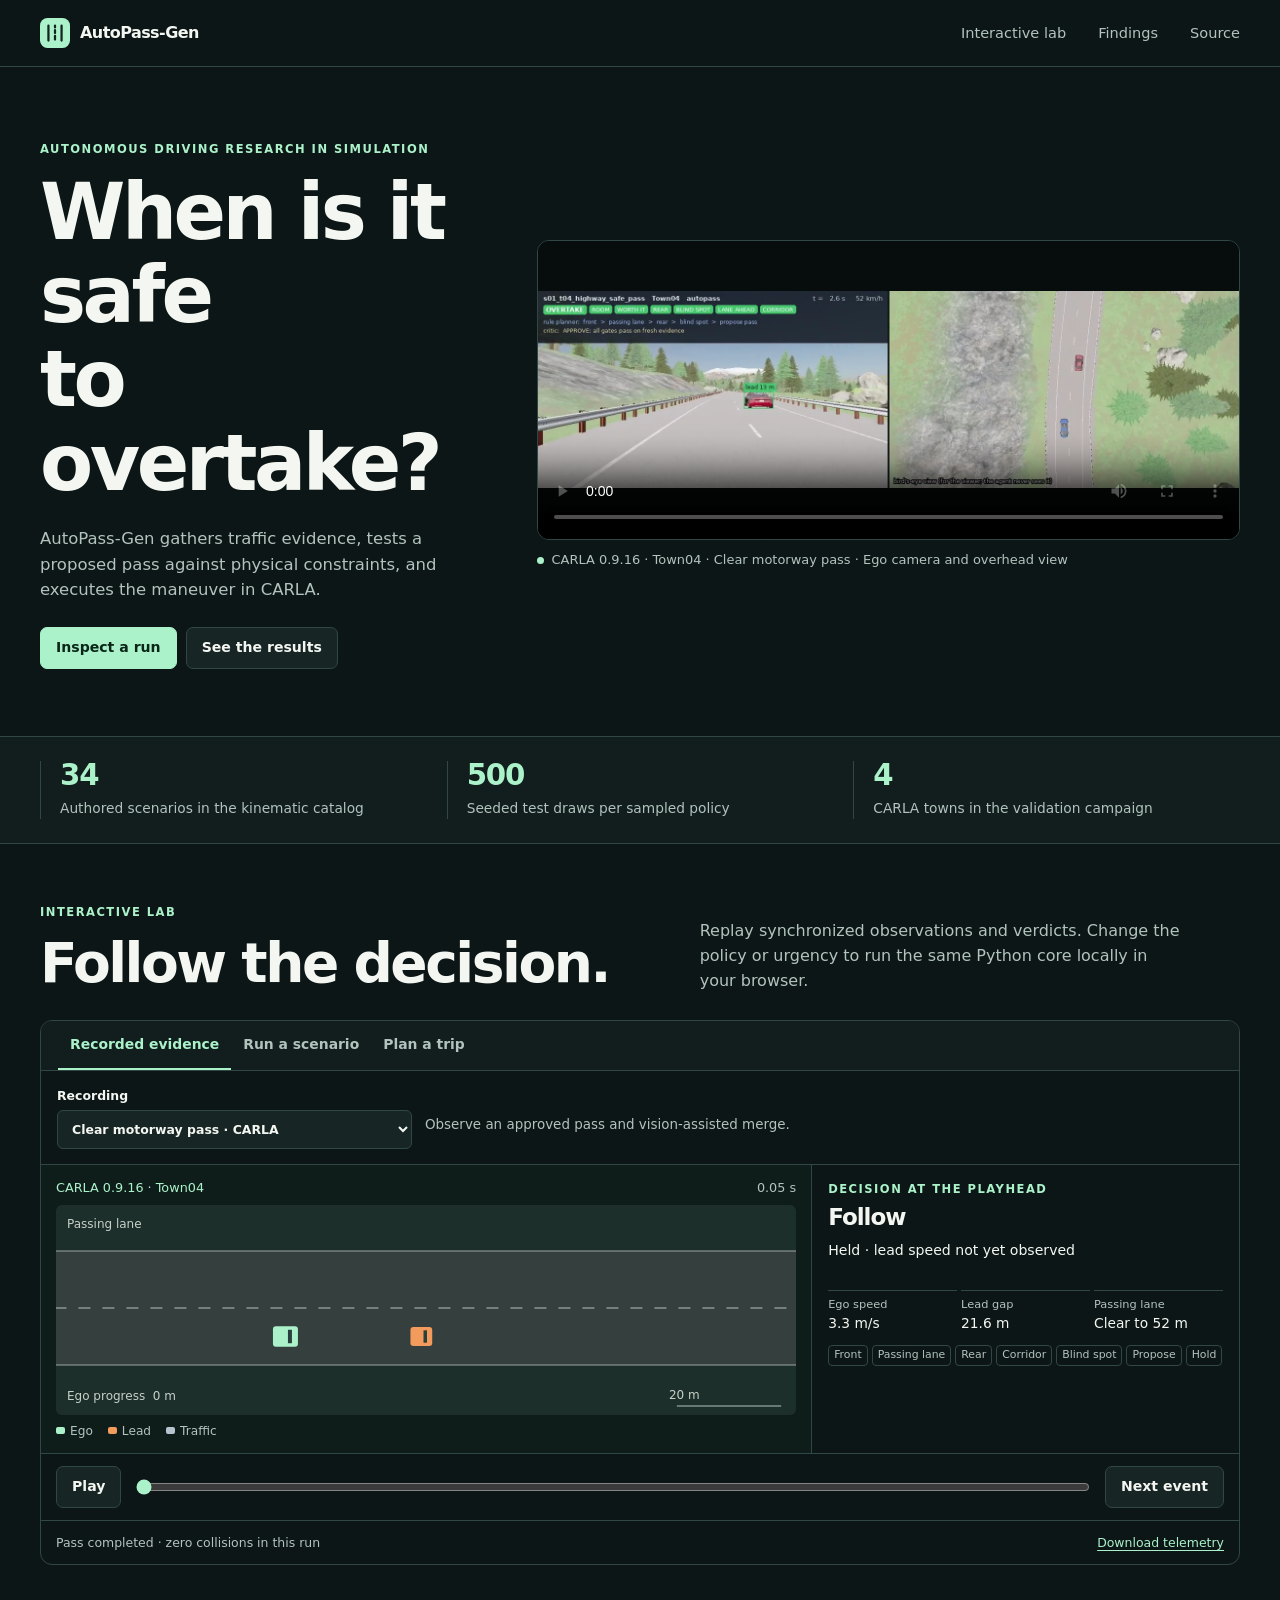
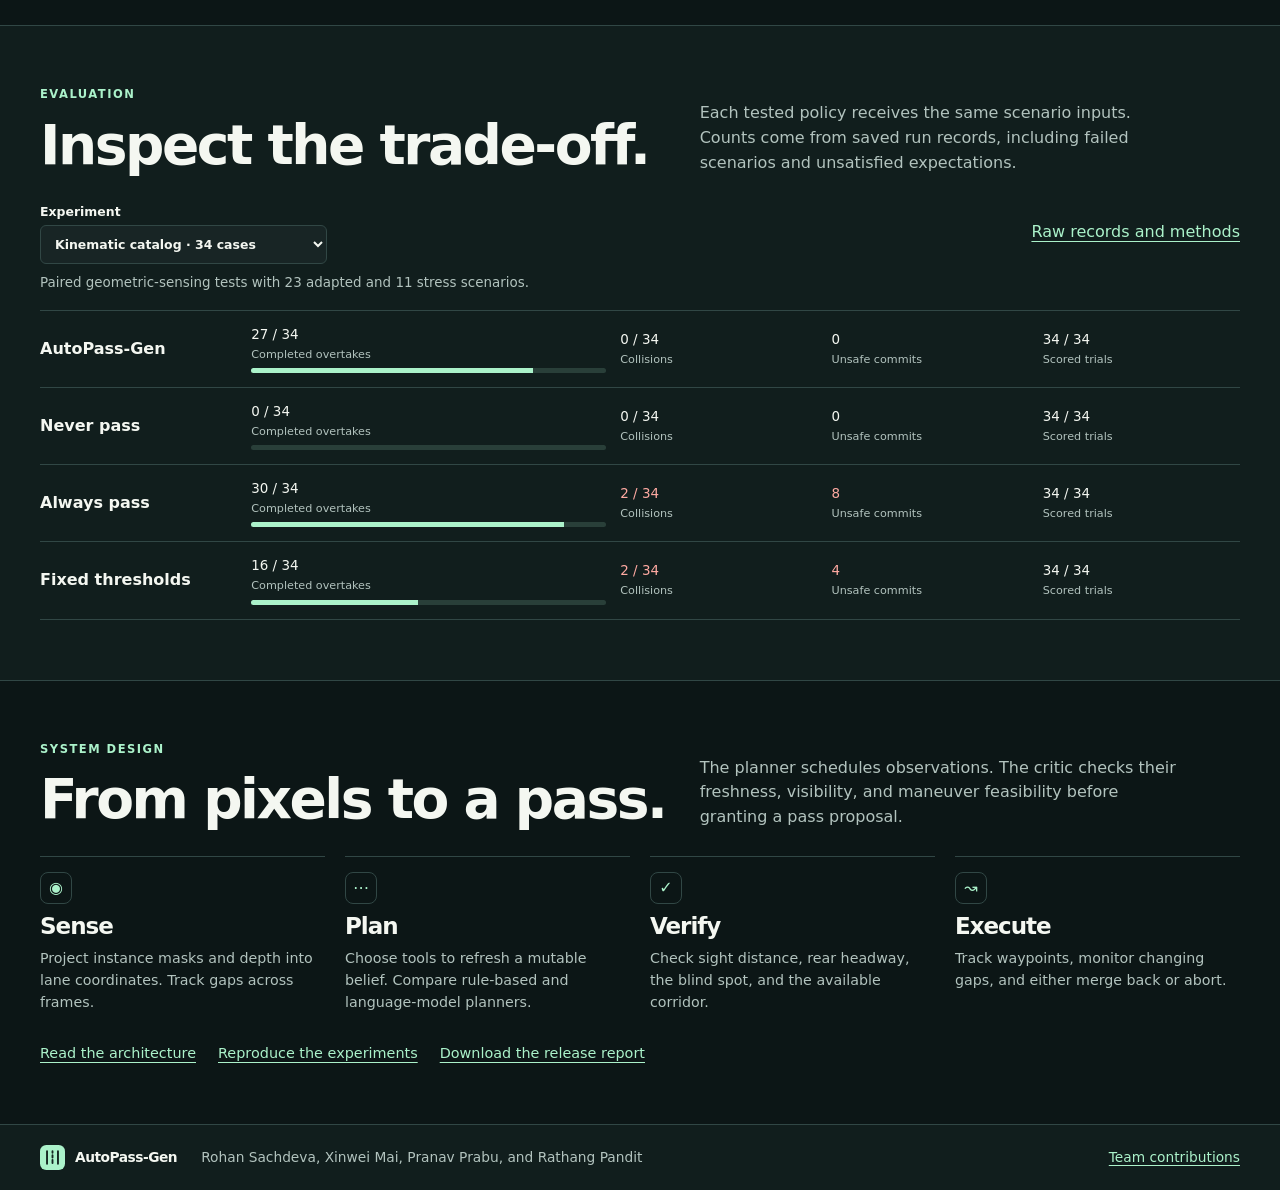
<file: site/index.html>
<!doctype html>
<html lang="en">
<head>
  <meta charset="utf-8">
  <meta name="viewport" content="width=device-width, initial-scale=1">
  <meta name="description" content="AutoPass-Gen studies when a simulated vehicle should wait, yield, or overtake. Inspect actual CARLA recordings and run the decision stack in your browser.">
  <meta name="theme-color" content="#0c1616">
  <title>AutoPass-Gen · Overtaking under uncertainty</title>
  <link rel="icon" href="mark.svg" type="image/svg+xml">
  <link rel="stylesheet" href="styles.css">
  <script type="module" src="app.js"></script>
</head>
<body>
  <a class="skip" href="#main">Skip to content</a>
  <header class="masthead">
    <a class="wordmark" href="./"><img src="mark.svg" width="30" height="30" alt=""> AutoPass-Gen</a>
    <nav aria-label="Primary navigation">
      <a href="#lab">Interactive lab</a><a href="#findings">Findings</a>
      <a href="https://github.com/r800360/autopass">Source</a>
    </nav>
  </header>

  <main id="main">
    <section class="hero wrap" aria-labelledby="hero-title">
      <div class="hero-copy">
        <p class="eyebrow">Autonomous driving research in simulation</p>
        <h1 id="hero-title">When is it safe<br>to overtake?</h1>
        <p class="lede">AutoPass-Gen gathers traffic evidence, tests a proposed pass against physical constraints, and executes the maneuver in CARLA.</p>
        <div class="actions">
          <a class="button primary" href="#lab">Inspect a run</a>
          <a class="button secondary" href="#findings">See the results</a>
        </div>
      </div>
      <figure class="hero-film">
        <div class="film-frame">
          <video id="hero-video" controls playsinline preload="metadata" poster="media/clear.webp" src="media/clear.mp4" aria-label="CARLA recording with front and overhead views">
            <a href="media/clear.mp4">Download the CARLA recording</a>
          </video>
        </div>
        <figcaption><span class="status-dot"></span><span id="hero-caption">CARLA 0.9.16 · Clear motorway pass · Ego camera and overhead view</span></figcaption>
      </figure>
    </section>

    <section class="overview" aria-label="Evaluation at a glance">
      <div class="wrap stats">
        <div><strong id="stat-catalog">34</strong><span>Authored scenarios in the kinematic catalog</span></div>
        <div><strong id="stat-draws">500</strong><span>Seeded test draws per sampled policy</span></div>
        <div><strong id="stat-towns">4</strong><span>CARLA towns in the validation campaign</span></div>
      </div>
    </section>

    <section id="lab" class="wrap section">
      <div class="section-intro">
        <div><p class="eyebrow">Interactive lab</p><h2>Follow the decision.</h2></div>
        <p>Replay synchronized observations and verdicts. Change the policy or urgency to run the same Python core locally in your browser.</p>
      </div>
      <div class="lab">
        <div class="mode-bar" role="tablist" aria-label="Lab mode">
          <button id="tab-replay" role="tab" aria-selected="true" aria-controls="panel-replay" type="button">Recorded evidence</button>
          <button id="tab-sim" role="tab" aria-selected="false" aria-controls="panel-sim" type="button">Run a scenario</button>
          <button id="tab-trip" role="tab" aria-selected="false" aria-controls="panel-trip" type="button">Plan a trip</button>
        </div>
        <div class="panel" id="panel-replay" role="tabpanel" aria-labelledby="tab-replay">
          <label class="control">Recording
            <select id="replay-select" aria-label="Saved recording"></select>
          </label>
          <p id="replay-note" class="muted"></p>
        </div>
        <form class="panel" id="panel-sim" role="tabpanel" aria-labelledby="tab-sim" hidden>
          <label class="control wide">Scenario<select id="scenario"></select></label>
          <label class="control">Policy<select id="policy">
            <option value="autopass">AutoPass-Gen</option><option value="no_pass">Never pass</option>
            <option value="always_pass">Always pass</option><option value="first_release">Fixed thresholds</option>
          </select></label>
          <label class="control">Urgency<select id="urgency">
            <option value="">Scenario default</option><option>high</option><option>medium</option><option>low</option>
          </select></label>
          <label class="control">Sensing<select id="profile">
            <option value="oracle">Geometric model</option><option value="degraded">With noise and misses</option>
          </select></label>
          <button class="button primary" id="run-scenario" type="submit">Run simulation</button>
        </form>
        <form class="panel" id="panel-trip" role="tabpanel" aria-labelledby="tab-trip" hidden>
          <label class="control wide">Trip request<input value="Depot to Clinic, urgent, within 33 seconds" maxlength="160" id="trip-input"></label>
          <button class="button primary" id="run-trip" type="submit">Compare routes</button>
        </form>
        <p id="activity" class="activity" role="status" aria-live="polite"></p>
        <div id="maneuver-view">
          <div class="viewer">
            <div class="scene">
              <div class="scene-head"><span id="trace-source" class="stamp">Loading trace</span><span id="clock" class="mono">0.00 s</span></div>
              <canvas id="road" aria-label="Top-down view of the ego vehicle and surrounding traffic">Use the run trace below to inspect vehicle activity.</canvas>
              <div class="scene-legend" aria-label="Vehicle legend"><span class="ego">Ego</span><span class="lead">Lead</span><span class="other">Traffic</span></div>
            </div>
            <div class="inspector">
              <p class="eyebrow">Decision at the playhead</p>
              <h3 id="phase">Follow</h3>
              <p id="verdict" class="verdict">Loading decision evidence.</p>
              <dl id="readings" class="readings"></dl>
              <ol id="tools" class="tools"></ol>
            </div>
          </div>
          <div class="transport">
            <button type="button" class="button secondary" id="play">Play</button>
            <input type="range" min="0" max="0" value="0" id="seek" aria-label="Seek simulation time">
            <button type="button" class="button secondary" id="next-event">Next event</button>
          </div>
          <div class="trace-foot"><p id="trace-summary"></p><a id="trace-link" href="data/example.json" download>Download telemetry</a></div>
        </div>
        <div id="trip-result" class="trip-result" hidden></div>
      </div>
    </section>

    <section id="findings" class="findings section">
      <div class="wrap">
        <div class="section-intro">
          <div><p class="eyebrow">Evaluation</p><h2>Inspect the trade-off.</h2></div>
          <p>Each tested policy receives the same scenario inputs. Counts come from saved run records, including failed scenarios and unsatisfied expectations.</p>
        </div>
        <div class="bench-head"><label class="control">Experiment <select id="cohort"></select></label><a id="bench-evidence" href="https://github.com/r800360/autopass/tree/main/evidence">Raw records and methods</a></div>
        <p id="cohort-note" class="muted"></p>
        <div id="benchmark" class="benchmark"></div>
      </div>
    </section>

    <section class="wrap section system" aria-labelledby="system-title">
      <div class="section-intro"><div><p class="eyebrow">System design</p><h2 id="system-title">From pixels to a pass.</h2></div>
        <p>The planner schedules observations. The critic checks their freshness, visibility, and maneuver feasibility before granting a pass proposal.</p>
      </div>
      <ol class="architecture">
        <li><span class="node-icon" aria-hidden="true">◉</span><h3>Sense</h3><p>Project instance masks and depth into lane coordinates. Track gaps across frames.</p></li>
        <li><span class="node-icon" aria-hidden="true">⋯</span><h3>Plan</h3><p>Choose tools to refresh a mutable belief. Compare rule-based and language-model planners.</p></li>
        <li><span class="node-icon" aria-hidden="true">✓</span><h3>Verify</h3><p>Check sight distance, rear headway, the blind spot, and the available corridor.</p></li>
        <li><span class="node-icon" aria-hidden="true">↝</span><h3>Execute</h3><p>Track waypoints, monitor changing gaps, and either merge back or abort.</p></li>
      </ol>
      <div class="document-links"><a href="https://github.com/r800360/autopass/blob/main/docs/SYSTEM.md">Read the architecture</a><a href="https://github.com/r800360/autopass/blob/main/docs/EVALUATION.md">Reproduce the experiments</a><a href="report.pdf">Download the release report</a></div>
    </section>
  </main>

  <footer><div class="wrap footer-grid"><a class="wordmark" href="./"><img src="mark.svg" width="25" height="25" alt=""> AutoPass-Gen</a>
    <p>Rohan Sachdeva, Xinwei Mai, Pranav Prabu, and Rathang Pandit</p>
    <a href="https://github.com/r800360/autopass/blob/main/docs/CONTRIBUTIONS.md">Team contributions</a>
  </div></footer>
</body>
</html>
</file>
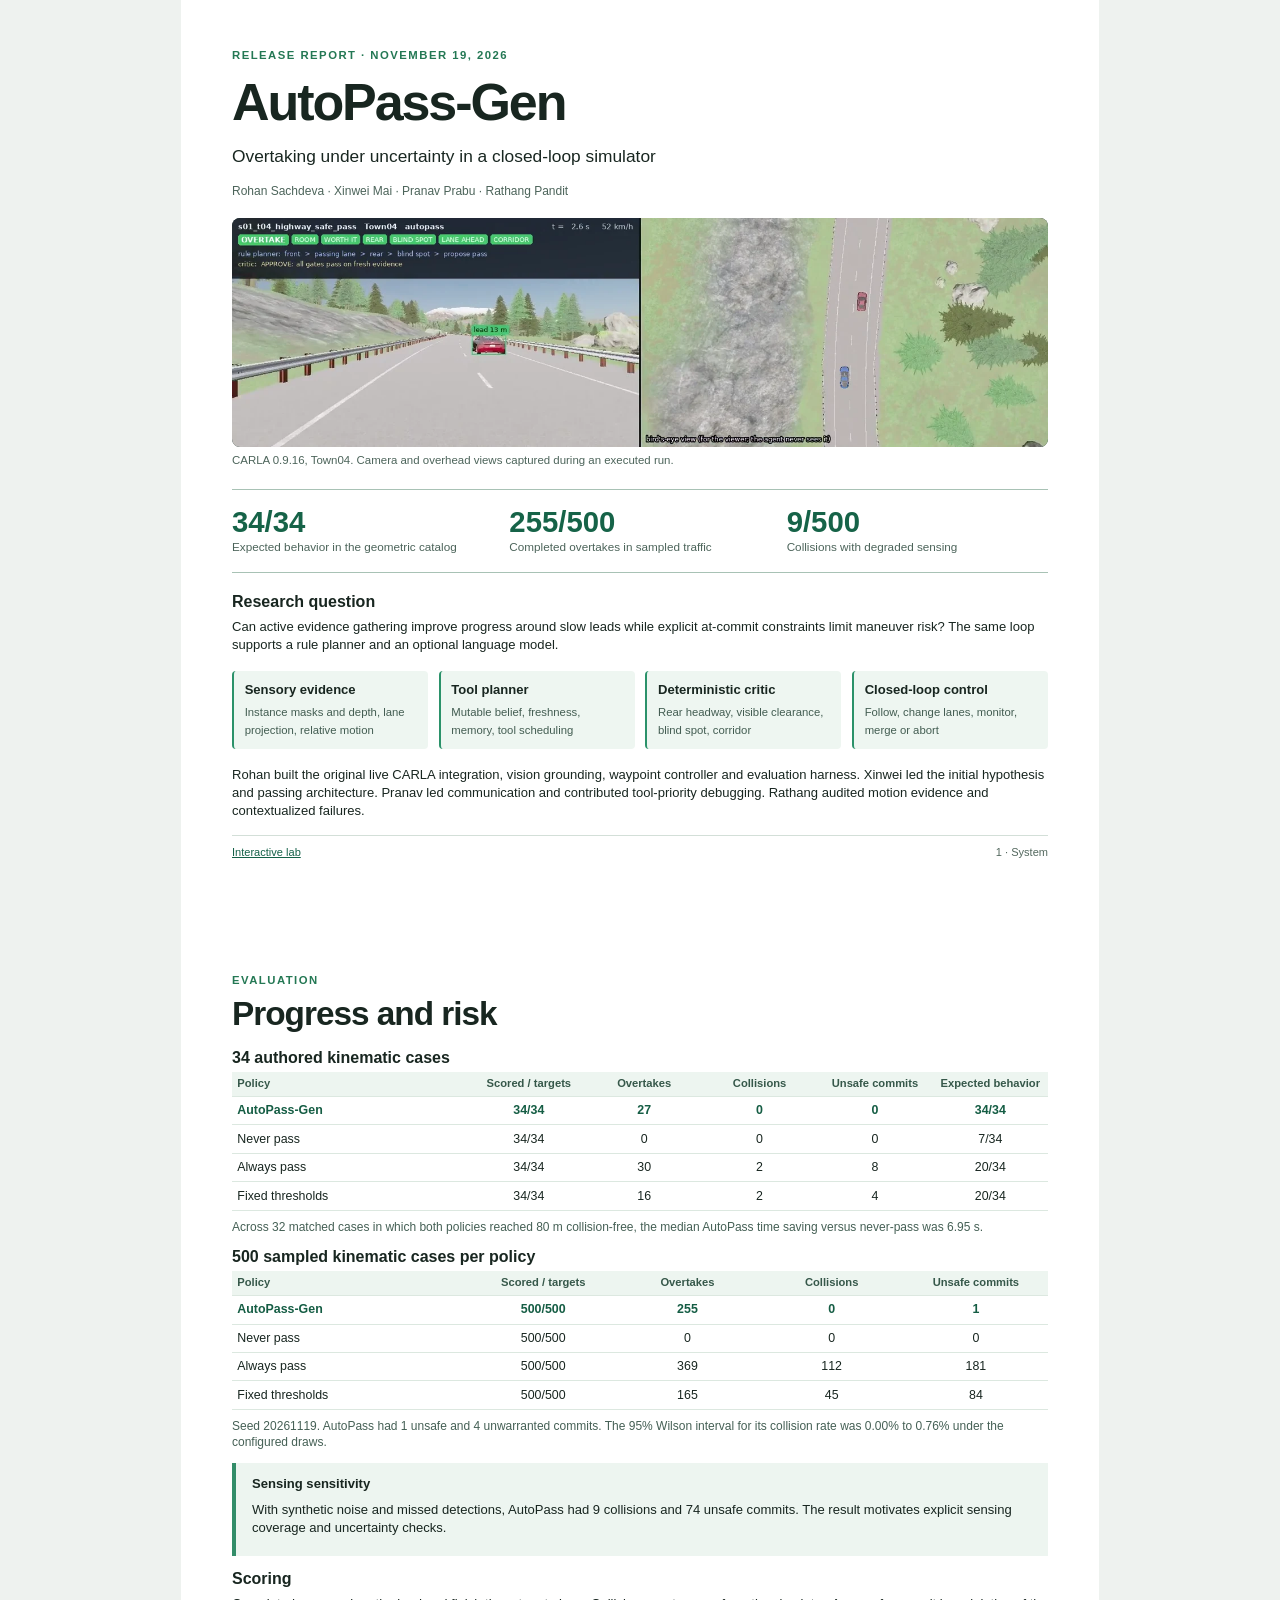
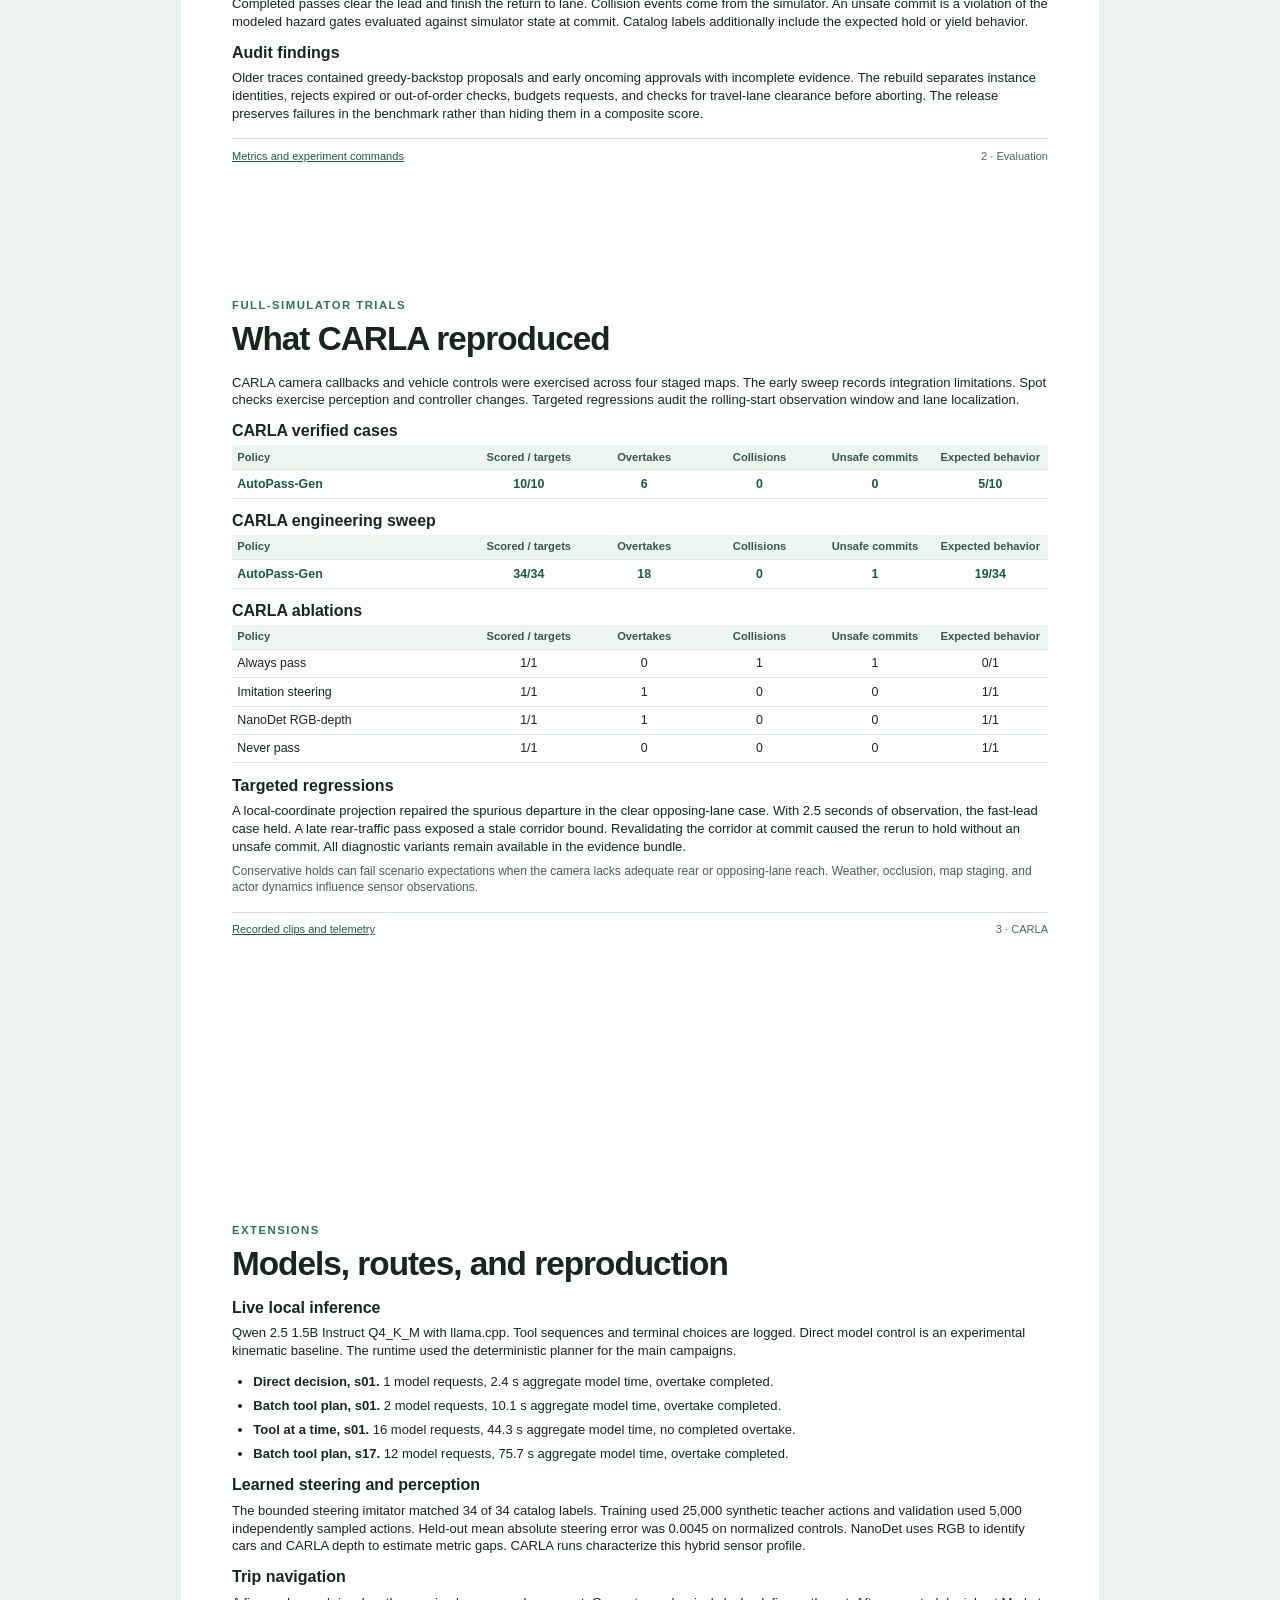
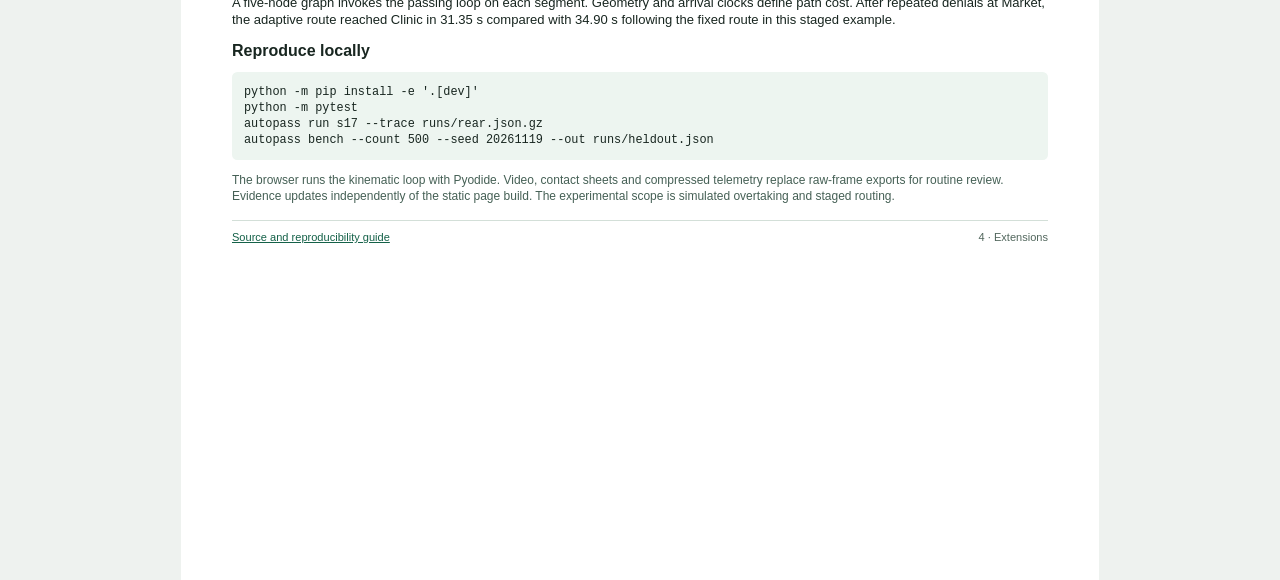
<file: site/report.html>
<!doctype html><html lang="en"><meta charset="utf-8">
    <title>AutoPass-Gen release report</title><style>
@page {size: letter; margin: .45in .62in;}
:root {font-family: "Segoe UI", Arial, sans-serif; color: #182620;}
body{margin:0;background:#eef2ef;font-size:9.8pt;line-height:1.35;}
article{max-width:8.5in;margin:0 auto;background:white;padding:.42in .53in;}
section{min-height:9.55in;position:relative;break-after:page;}
section:last-child{break-after:auto;}
h1,h2,h3,p{margin:0;}h1,h2,h3{line-height:1.1;}
h1{font-size:39pt;letter-spacing:-.04em;margin:8pt 0 10pt;}
h2{font-size:25pt;letter-spacing:-.03em;margin:3pt 0 12pt;}
h3{font-size:12pt;margin:10pt 0 4pt;}
p{margin:6pt 0;}
a{color:#146148;text-decoration:underline;}
.kicker{color:#247854;font-size:8.5pt;letter-spacing:.13em;text-transform:uppercase;font-weight:700;}
.intro{font-size:13pt;max-width:93%;}
.meta{font-size:9pt;color:#4c645a;margin:11pt 0 14pt;}
img{width:100%;display:block;border-radius:6pt;max-height:2.45in;object-fit:contain;background:#18312e;}
.caption{font-size:8.6pt;color:#4c645a;margin-top:5pt;}
.facts{display:grid;grid-template-columns:repeat(3,1fr);gap:12pt;border-block:1pt solid #a8c2b5;padding:12pt 0;margin:15pt 0;}
.facts strong{display:block;color:#166348;font-size:22pt;line-height:1.1;}
.facts span{font-size:8.8pt;color:#4c645a;}
ol,ul{padding-left:16pt;}li{margin:5pt 0;}
.flow{display:grid;grid-template-columns:repeat(4,1fr);gap:8pt;margin:13pt 0;}
.flow div{padding:8pt;background:#eef6f1;border-left:2pt solid #2b926a;border-radius:3pt;}
.flow b{display:block;margin-bottom:3pt;}
.flow span{font-size:8.5pt;color:#435d52;}
.summary{margin-top:9pt;}
table{width:100%;border-collapse:collapse;font-size:9.3pt;table-layout:fixed;}
th,td{padding:4pt 4pt;text-align:center;border-bottom:1px solid #dce8e0;}
th{color:#36584a;background:#edf5f0;font-size:8.4pt;line-height:1.2;}
td:first-child,th:first-child{text-align:left;width:28%;}
tr.primary td{color:#155d44;font-weight:700;}
.callout{background:#edf5f0;border-left:3pt solid #338d69;padding:9pt 12pt;margin:10pt 0;}
.small{font-size:9pt;color:#456055;}
pre{white-space:pre-wrap;font-size:8.9pt;background:#edf5f0;padding:9pt;border-radius:4pt;}
footer{display:flex;justify-content:space-between;margin-top:12pt;padding-top:7pt;border-top:1pt solid #d3dfd8;color:#52675d;font-size:8.3pt;}
@media print {body{background:white;}article{padding:0;}section{min-height:auto;}h3,table,.callout,.flow,.facts{break-inside:avoid;}}
</style><body><article>
    <section>
    <p class="kicker">Release report · November 19, 2026</p>
    <h1>AutoPass-Gen</h1>
    <p class="intro">Overtaking under uncertainty in a closed-loop simulator</p>
    <p class="meta">Rohan Sachdeva · Xinwei Mai · Pranav Prabu · Rathang Pandit</p>
    <img src="media/clear.webp" alt="CARLA ego view and overhead image of an approved motorway pass">
    <p class="caption">CARLA 0.9.16, Town04. Camera and overhead views captured during an executed run.</p>
    <div class="facts"><div><strong>34/34</strong><span>Expected behavior in the geometric catalog</span></div>
    <div><strong>255/500</strong><span>Completed overtakes in sampled traffic</span></div>
    <div><strong>9/500</strong><span>Collisions with degraded sensing</span></div></div>
    <h3>Research question</h3>
    <p>Can active evidence gathering improve progress around slow leads while explicit at-commit constraints limit maneuver risk? The same loop supports a rule planner and an optional language model.</p>
    <div class="flow"><div><b>Sensory evidence</b><span>Instance masks and depth, lane projection, relative motion</span></div>
    <div><b>Tool planner</b><span>Mutable belief, freshness, memory, tool scheduling</span></div>
    <div><b>Deterministic critic</b><span>Rear headway, visible clearance, blind spot, corridor</span></div>
    <div><b>Closed-loop control</b><span>Follow, change lanes, monitor, merge or abort</span></div></div>
    <p>Rohan built the original live CARLA integration, vision grounding, waypoint controller and evaluation harness. Xinwei led the initial hypothesis and passing architecture. Pranav led communication and contributed tool-priority debugging. Rathang audited motion evidence and contextualized failures.</p>
    <footer><a href="https://r800360.github.io/autopass/">Interactive lab</a><span>1 · System</span></footer>
    </section>

    <section>
    <p class="kicker">Evaluation</p><h2>Progress and risk</h2>
    <h3>34 authored kinematic cases</h3>
    <table><thead><tr><th>Policy</th><th>Scored / targets</th><th>Overtakes</th><th>Collisions</th>
        <th>Unsafe commits</th><th>Expected behavior</th></tr></thead><tbody><tr class="primary"><td>AutoPass-Gen</td>
            <td>34/34</td><td>27</td><td>0</td>
            <td>0</td><td>34/34</td></tr><tr class=""><td>Never pass</td>
            <td>34/34</td><td>0</td><td>0</td>
            <td>0</td><td>7/34</td></tr><tr class=""><td>Always pass</td>
            <td>34/34</td><td>30</td><td>2</td>
            <td>8</td><td>20/34</td></tr><tr class=""><td>Fixed thresholds</td>
            <td>34/34</td><td>16</td><td>2</td>
            <td>4</td><td>20/34</td></tr></tbody></table>
    <p class="small">Across 32 matched cases in which both policies reached 80 m collision-free, the median AutoPass time saving versus never-pass was 6.95 s.</p>
    <h3>500 sampled kinematic cases per policy</h3>
    <table><thead><tr><th>Policy</th><th>Scored / targets</th><th>Overtakes</th><th>Collisions</th>
        <th>Unsafe commits</th></tr></thead><tbody><tr class="primary"><td>AutoPass-Gen</td>
            <td>500/500</td><td>255</td><td>0</td>
            <td>1</td></tr><tr class=""><td>Never pass</td>
            <td>500/500</td><td>0</td><td>0</td>
            <td>0</td></tr><tr class=""><td>Always pass</td>
            <td>500/500</td><td>369</td><td>112</td>
            <td>181</td></tr><tr class=""><td>Fixed thresholds</td>
            <td>500/500</td><td>165</td><td>45</td>
            <td>84</td></tr></tbody></table>
    <p class="small">Seed 20261119. AutoPass had 1 unsafe and 4 unwarranted commits. The 95% Wilson interval for its collision rate was 0.00% to 0.76% under the configured draws.</p>
    <div class="callout"><b>Sensing sensitivity</b><p>With synthetic noise and missed detections, AutoPass had 9 collisions and 74 unsafe commits. The result motivates explicit sensing coverage and uncertainty checks.</p></div>
    <h3>Scoring</h3>
    <p>Completed passes clear the lead and finish the return to lane. Collision events come from the simulator. An unsafe commit is a violation of the modeled hazard gates evaluated against simulator state at commit. Catalog labels additionally include the expected hold or yield behavior.</p>
    <h3>Audit findings</h3>
    <p>Older traces contained greedy-backstop proposals and early oncoming approvals with incomplete evidence. The rebuild separates instance identities, rejects expired or out-of-order checks, budgets requests, and checks for travel-lane clearance before aborting. The release preserves failures in the benchmark rather than hiding them in a composite score.</p>
    <footer><a href="https://github.com/r800360/autopass/blob/main/docs/EVALUATION.md">Metrics and experiment commands</a><span>2 · Evaluation</span></footer>
    </section>

    <section>
    <p class="kicker">Full-simulator trials</p><h2>What CARLA reproduced</h2>
    <p>CARLA camera callbacks and vehicle controls were exercised across four staged maps. The early sweep records integration limitations. Spot checks exercise perception and controller changes. Targeted regressions audit the rolling-start observation window and lane localization.</p>
    <h3>CARLA verified cases</h3><table><thead><tr><th>Policy</th><th>Scored / targets</th><th>Overtakes</th><th>Collisions</th>
        <th>Unsafe commits</th><th>Expected behavior</th></tr></thead><tbody><tr class="primary"><td>AutoPass-Gen</td>
            <td>10/10</td><td>6</td><td>0</td>
            <td>0</td><td>5/10</td></tr></tbody></table><h3>CARLA engineering sweep</h3><table><thead><tr><th>Policy</th><th>Scored / targets</th><th>Overtakes</th><th>Collisions</th>
        <th>Unsafe commits</th><th>Expected behavior</th></tr></thead><tbody><tr class="primary"><td>AutoPass-Gen</td>
            <td>34/34</td><td>18</td><td>0</td>
            <td>1</td><td>19/34</td></tr></tbody></table><h3>CARLA ablations</h3><table><thead><tr><th>Policy</th><th>Scored / targets</th><th>Overtakes</th><th>Collisions</th>
        <th>Unsafe commits</th><th>Expected behavior</th></tr></thead><tbody><tr class=""><td>Always pass</td>
            <td>1/1</td><td>0</td><td>1</td>
            <td>1</td><td>0/1</td></tr><tr class=""><td>Imitation steering</td>
            <td>1/1</td><td>1</td><td>0</td>
            <td>0</td><td>1/1</td></tr><tr class=""><td>NanoDet RGB-depth</td>
            <td>1/1</td><td>1</td><td>0</td>
            <td>0</td><td>1/1</td></tr><tr class=""><td>Never pass</td>
            <td>1/1</td><td>0</td><td>0</td>
            <td>0</td><td>1/1</td></tr></tbody></table><h3>Targeted regressions</h3>
        <p>A local-coordinate projection repaired the spurious departure in the clear opposing-lane case.
        With 2.5 seconds of observation, the fast-lead case held. A late rear-traffic pass exposed a stale corridor bound.
        Revalidating the corridor at commit caused the rerun to hold without an unsafe commit.
        All diagnostic variants remain available in the evidence bundle.</p>
    <p class="small">Conservative holds can fail scenario expectations when the camera lacks adequate rear or opposing-lane reach. Weather, occlusion, map staging, and actor dynamics influence sensor observations.</p>
    <footer><a href="https://r800360.github.io/autopass/#lab">Recorded clips and telemetry</a><span>3 · CARLA</span></footer>
    </section>

    <section>
    <p class="kicker">Extensions</p><h2>Models, routes, and reproduction</h2>
    <h3>Live local inference</h3>
    <p>Qwen 2.5 1.5B Instruct Q4_K_M with llama.cpp. Tool sequences and terminal choices are logged. Direct model control is an experimental kinematic baseline. The runtime used the deterministic planner for the main campaigns.</p>
    <ul><li><b>Direct decision, s01.</b> 1 model requests, 2.4 s aggregate model time, overtake completed.</li><li><b>Batch tool plan, s01.</b> 2 model requests, 10.1 s aggregate model time, overtake completed.</li><li><b>Tool at a time, s01.</b> 16 model requests, 44.3 s aggregate model time, no completed overtake.</li><li><b>Batch tool plan, s17.</b> 12 model requests, 75.7 s aggregate model time, overtake completed.</li></ul>
    <h3>Learned steering and perception</h3>
    <p>The bounded steering imitator matched 34 of 34 catalog labels. Training used 25,000 synthetic teacher actions and validation used 5,000 independently sampled actions. Held-out mean absolute steering error was 0.0045 on normalized controls. NanoDet uses RGB to identify cars and CARLA depth to estimate metric gaps. CARLA runs characterize this hybrid sensor profile.</p>
    <h3>Trip navigation</h3>
    <p>A five-node graph invokes the passing loop on each segment. Geometry and arrival clocks define path cost. After repeated denials at Market, the adaptive route reached Clinic in 31.35 s compared with 34.90 s following the fixed route in this staged example.</p>
    <h3>Reproduce locally</h3>
    <pre>python -m pip install -e '.[dev]'
python -m pytest
autopass run s17 --trace runs/rear.json.gz
autopass bench --count 500 --seed 20261119 --out runs/heldout.json</pre>
    <p class="small">The browser runs the kinematic loop with Pyodide. Video, contact sheets and compressed telemetry replace raw-frame exports for routine review. Evidence updates independently of the static page build. The experimental scope is simulated overtaking and staged routing.</p>
    <footer><a href="https://github.com/r800360/autopass">Source and reproducibility guide</a><span>4 · Extensions</span></footer>
    </section>
    </article></body></html>
</file>
<file: site/styles.css>
:root {
  color-scheme: dark;
  --bg: #0c1616;
  --section: #111e1d;
  --panel: #182525;
  --line: #314745;
  --text: #f4f7f1;
  --muted: #b2c3be;
  --accent: #abf2ca;
  --amber: #ffc782;
  --red: #ffaaa2;
  --radius: 12px;
  font-family: "DM Sans", "Segoe UI", system-ui, sans-serif;
}
* { box-sizing: border-box; }
html { scroll-behavior: smooth; scroll-padding-top: 5rem; }
body { margin: 0; background: var(--bg); color: var(--text); line-height: 1.55; }
a { color: var(--accent); text-underline-offset: .25em; }
button, input, select { font: inherit; }
button, select, input[type="range"] { cursor: pointer; }
button:disabled { cursor: wait; opacity: .58; }
:focus-visible { outline: 3px solid var(--amber); outline-offset: 3px; }
[hidden] { display: none !important; }
p, h1, h2, h3, figure, dl { margin: 0; }
.wrap { width: min(1240px, 100% - 80px); margin: 0 auto; }
.skip { position: fixed; z-index: 8; background: var(--accent); color: var(--bg); padding: .7rem; transform: translateY(-10rem); }
.skip:focus { transform: none; }
.masthead { display: flex; align-items: center; justify-content: space-between; gap: 22px; padding: 18px max(40px, calc((100vw - 1240px) / 2)); border-bottom: 1px solid var(--line); }
.wordmark { display: inline-flex; align-items: center; gap: 10px; color: var(--text); text-decoration: none; font-weight: 750; letter-spacing: -.035em; white-space: nowrap; }
.masthead nav { display: flex; gap: clamp(12px, 3vw, 32px); font-size: .91rem; }
.masthead nav a { color: var(--muted); text-decoration: none; }
.masthead nav a:hover { color: var(--accent); }
.hero { display: grid; grid-template-columns: .88fr 1.35fr; gap: 38px; align-items: center; padding: 74px 0 67px; }
.eyebrow { color: var(--accent); text-transform: uppercase; letter-spacing: .13em; font-size: .72rem; font-weight: 800; margin-bottom: 12px; }
h1, h2, h3 { line-height: 1.08; font-weight: 750; letter-spacing: -.045em; }
h1 { font-size: clamp(2.65rem, 6.05vw, 5.35rem); max-width: 11ch; }
h2 { font-size: clamp(2rem, 4.3vw, 3.55rem); }
h3 { font-size: clamp(1.08rem, 1.8vw, 1.55rem); }
.lede { margin-top: 21px; max-width: 41ch; color: var(--muted); font-size: 1.03rem; }
.actions { margin-top: 24px; display: flex; gap: 9px; flex-wrap: wrap; }
.button { display: inline-flex; padding: 9px 15px; border: 1px solid var(--line); border-radius: 7px; align-items: center; justify-content: center; color: var(--text); text-decoration: none; font-size: .88rem; font-weight: 740; min-height: 40px; white-space: nowrap; }
.primary { background: var(--accent); color: #0b2519; border-color: var(--accent); }
.primary:hover { background: #ccffdf; }
.secondary { background: var(--panel); }
.secondary:hover { background: #233734; }
.hero-film { width: 100%; }
.film-frame { background: #101b19; border: 1px solid var(--line); border-radius: var(--radius); overflow: hidden; }
video { display: block; width: 100%; aspect-ratio: 2.35; object-fit: contain; background: #070c0c; }
figcaption { display: flex; align-items: baseline; gap: 8px; color: var(--muted); margin: 10px 0 0; font-size: .81rem; }
.status-dot { width: 7px; height: 7px; border-radius: 50%; background: var(--accent); flex: 0 0 auto; }
.overview { background: var(--section); border-block: 1px solid var(--line); }
.stats { display: grid; grid-template-columns: repeat(3, 1fr); padding: 24px 0; gap: 20px; }
.stats div { padding-left: 19px; border-left: 1px solid var(--line); }
.stats strong { display: block; color: var(--accent); font-size: 1.83rem; letter-spacing: -.04em; line-height: 1; }
.stats span { display: block; color: var(--muted); margin-top: 8px; font-size: .86rem; }
.section { padding-block: 60px; }
.section-intro { display: grid; grid-template-columns: 1fr .85fr; align-items: end; gap: 24px; margin-bottom: 26px; }
.section-intro > p { color: var(--muted); max-width: 48ch; }
.lab { border: 1px solid var(--line); border-radius: var(--radius); overflow: hidden; }
.mode-bar { display: flex; background: var(--section); padding: 0 17px; border-bottom: 1px solid var(--line); }
.mode-bar button { color: var(--muted); background: none; border: 0; border-bottom: 2px solid transparent; padding: 13px 12px; font-size: .87rem; font-weight: 650; }
.mode-bar button[aria-selected="true"] { color: var(--accent); border-color: var(--accent); }
.panel { display: flex; flex-wrap: wrap; gap: 13px; align-items: end; padding: 15px 16px; }
.panel .wide { flex: 2 1 195px; }
#panel-replay { align-items: center; }
#panel-replay .control { flex: 0 1 355px; }
#panel-replay p { margin-top: 16px; }
.control { display: grid; gap: 4px; font-size: .78rem; font-weight: 700; }
select, input:not([type="range"]) { background: var(--panel); color: var(--text); border: 1px solid var(--line); border-radius: 6px; padding: 9px 10px; min-height: 39px; max-width: 100%; min-width: 0; }
.activity { padding: 0 16px; color: var(--amber); font-size: .88rem; }
.activity:empty { display: none; }
.viewer { display: grid; grid-template-columns: minmax(0, 1.8fr) minmax(230px, 1fr); border-block: 1px solid var(--line); }
.scene { min-width: 0; display: grid; align-content: start; padding: 13px 15px 12px; background: #0e1d1a; }
.scene-head { display: flex; justify-content: space-between; gap: 10px; color: var(--muted); font-size: .8rem; }
.stamp { color: var(--accent); }
.mono, .readings dd { font-variant-numeric: tabular-nums; }
#road { display: block; width: 100%; height: 210px; margin: 8px 0 7px; border-radius: 6px; }
.scene-legend { display: flex; flex-wrap: wrap; gap: 15px; font-size: .76rem; color: var(--muted); }
.scene-legend span::before { content: ""; display: inline-block; width: 9px; height: 7px; margin-right: 5px; border-radius: 2px; background: var(--muted); vertical-align: 1px; }
.scene-legend .ego::before { background: var(--accent); }
.scene-legend .lead::before { background: #f39b5c; }
.scene-legend .other::before { background: #b5c4cf; }
.inspector { min-width: 0; border-left: 1px solid var(--line); padding: 16px; }
.inspector .eyebrow { margin-bottom: 7px; }
.verdict { margin: 10px 0; min-height: 2.8em; font-size: .88rem; overflow-wrap: anywhere; }
.readings { display: grid; gap: 4px; grid-template-columns: repeat(3, minmax(0, 1fr)); }
.readings div { border-top: 1px solid var(--line); padding: 5px 0; min-width: 0; }
.readings dt { font-size: .71rem; color: var(--muted); }
.readings dd { margin: 0; font-size: .86rem; }
.tools { margin: 5px 0 0; padding: 0; list-style: none; display: flex; flex-wrap: wrap; gap: 4px; }
.tools li { border: 1px solid var(--line); border-radius: 4px; padding: 1px 5px; color: var(--muted); font-size: .68rem; }
.transport, .trace-foot { display: flex; align-items: center; gap: 13px; padding: 12px 15px; }
.transport input { flex: 1; min-width: 20px; accent-color: var(--accent); }
.trace-foot { justify-content: space-between; flex-wrap: wrap; border-top: 1px solid var(--line); color: var(--muted); font-size: .78rem; }
.trip-result { border-top: 1px solid var(--line); padding: 18px; }
.trip-line { padding: 16px 0; border-bottom: 1px solid var(--line); }
.trip-line:last-child { border-bottom: 0; }
.trip-line p { margin-top: 6px; }
.trip-nodes { display: flex; flex-wrap: wrap; gap: 8px; margin: 10px 0; }
.trip-nodes span { padding: 4px 10px; border: 1px solid var(--line); border-radius: 5px; background: var(--panel); }
.findings { background: var(--section); border-block: 1px solid var(--line); }
.bench-head { display: flex; justify-content: space-between; align-items: center; flex-wrap: wrap; gap: 15px; margin-bottom: 9px; }
.muted, #cohort-note { font-size: .84rem; color: var(--muted); }
.benchmark { margin-top: 16px; border-top: 1px solid var(--line); }
.bench-row { display: grid; grid-template-columns: minmax(115px, 1fr) 1.8fr 1fr 1fr 1fr; gap: 14px; align-items: center; padding: 14px 0; border-bottom: 1px solid var(--line); font-size: .84rem; }
.bench-row strong { font-size: 1rem; }
.bench-row small { color: var(--muted); display: block; }
.bench-row .warning { color: var(--red); }
.meter { height: 5px; background: #293f39; border-radius: 8px; overflow: hidden; margin-top: 5px; }
.meter span { display: block; height: 100%; background: var(--accent); }
.architecture { display: grid; grid-template-columns: repeat(4, 1fr); margin: 0; padding: 0; gap: 20px; list-style: none; }
.architecture li { border-top: 1px solid var(--line); padding: 15px 12px 0 0; }
.architecture p { color: var(--muted); font-size: .89rem; margin-top: 8px; }
.node-icon { display: inline-grid; place-items: center; width: 32px; height: 32px; border: 1px solid var(--line); color: var(--accent); border-radius: 8px; margin-bottom: 10px; }
.document-links { display: flex; flex-wrap: wrap; column-gap: 22px; row-gap: 7px; margin-top: 29px; font-size: .9rem; }
footer { border-top: 1px solid var(--line); background: var(--section); }
.footer-grid { display: flex; flex-wrap: wrap; align-items: center; gap: 14px 24px; padding: 20px 0; font-size: .86rem; color: var(--muted); }
.footer-grid p { margin-right: auto; }

@media (max-width: 950px) {
  .hero { grid-template-columns: 1fr 1.2fr; gap: 23px; padding-block: 46px; }
  .wrap { width: calc(100% - 48px); }
  .masthead { padding-inline: 24px; }
  .section { padding-block: 43px; }
}
@media (max-width: 680px) {
  .wrap { width: calc(100% - 30px); }
  .masthead { padding: 12px 15px; gap: 10px; }
  .masthead nav { gap: 10px; font-size: .78rem; }
  .masthead nav a:nth-child(2) { display: none; }
  .hero, .section-intro, .viewer { grid-template-columns: 1fr; }
  .hero { padding-block: 32px; }
  .hero br { display: none; }
  .hero h1 { max-width: 13ch; }
  .stats { gap: 7px; padding: 16px 0; }
  .stats div { padding-left: 8px; }
  .stats strong { font-size: 1.48rem; }
  .stats span { font-size: .7rem; }
  .section { padding-block: 34px; }
  .section-intro { gap: 10px; }
  .inspector { border-top: 1px solid var(--line); border-left: 0; }
  .mode-bar { padding: 0 5px; }
  .mode-bar button { font-size: .78rem; padding: 11px 7px; }
  .architecture { grid-template-columns: repeat(2, 1fr); gap: 15px; }
  .bench-row { grid-template-columns: 1fr 1fr; gap: 8px; }
  .bench-row > div:nth-child(2) { grid-column: 2; }
  .bench-row strong { font-size: .86rem; }
  .trace-foot, .transport { padding-inline: 10px; gap: 7px; }
  .button { padding-inline: 9px; }
}
@media (prefers-reduced-motion: reduce) { html { scroll-behavior: auto; } }
</file>
